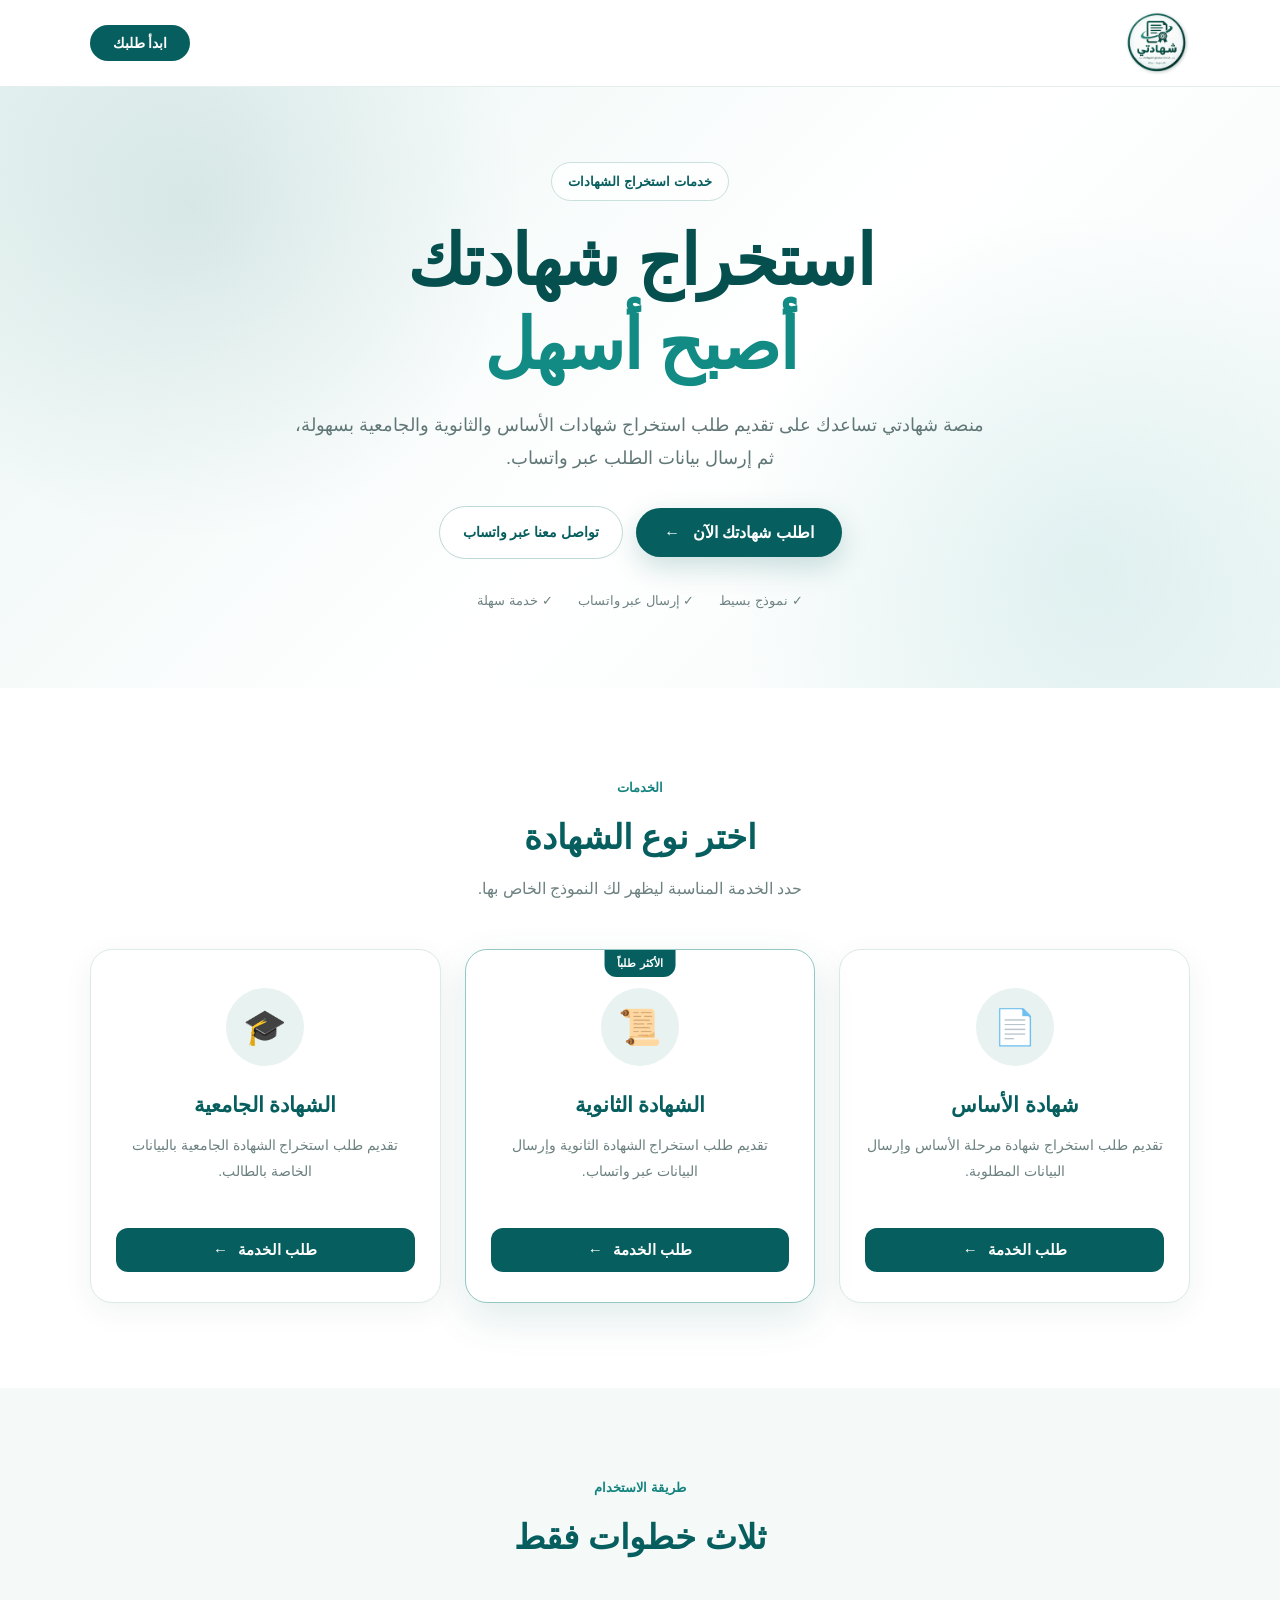
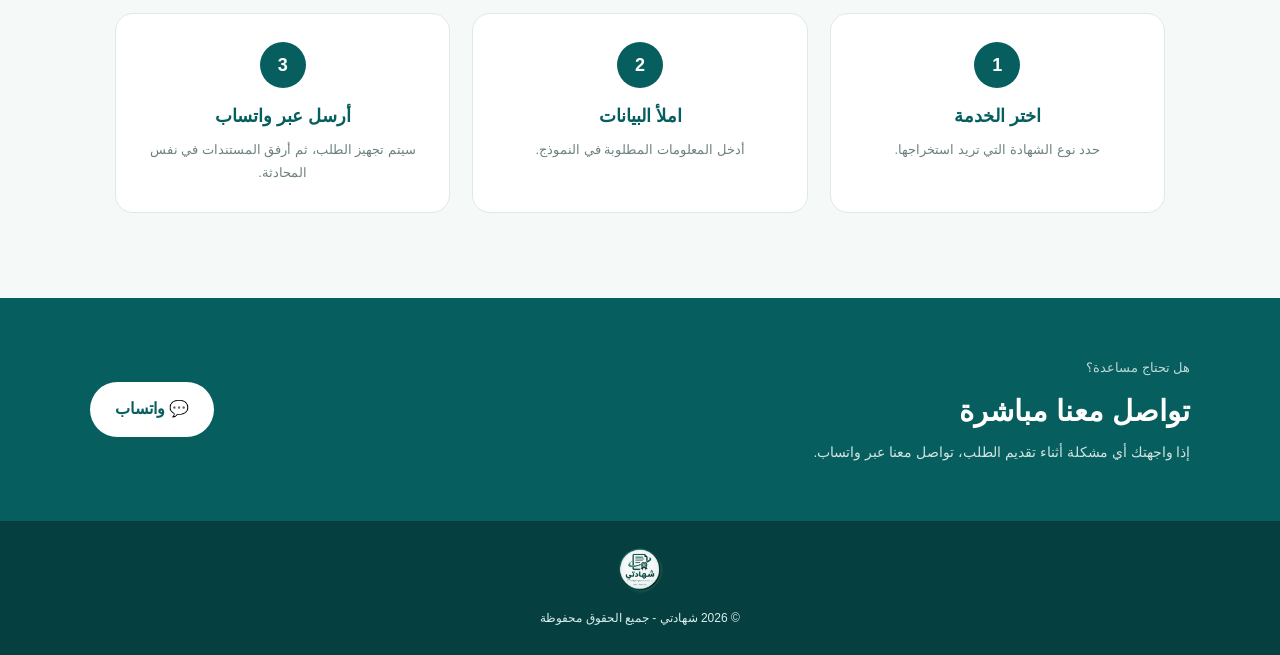
<file: index.html>
<!DOCTYPE html>
<html lang="ar" dir="rtl">

<head>
    <meta charset="UTF-8">
    <meta name="viewport" content="width=device-width, initial-scale=1.0">

    <title>شهادتي | استخراج الشهادات بسهولة</title>

    <meta name="description"
        content="شهادتي منصة سهلة لتقديم طلبات استخراج شهادات الأساس والثانوية والجامعية والتواصل عبر واتساب.">
    <meta name="keywords"
        content="شهادتي, استخراج الشهادات, شهادة الأساس, الشهادة الثانوية, الشهادة الجامعية, السودان">
    <meta name="author" content="شهادتي">
    <meta name="theme-color" content="#075e5e">

    <meta property="og:title" content="شهادتي | استخراج الشهادات بسهولة">
    <meta property="og:description"
        content="قدم طلب استخراج شهادتك بسهولة واختر نوع الشهادة ثم أرسل بياناتك عبر واتساب.">
    <meta property="og:type" content="website">
    <meta property="og:image" content="images/logo.png">

    <link rel="icon" type="image/png" href="images/favicon.png">
    <link rel="apple-touch-icon" href="images/apple-touch-icon.png">

    <link rel="stylesheet" href="style.css">
</head>

<body>

    <header class="header">
        <a href="index.html" class="brand" aria-label="شهادتي - الرئيسية">
            <img src="images/logo.png" alt="شعار شهادتي">
        </a>

        <button class="start-btn" onclick="startOrder()">
            ابدأ طلبك
        </button>
    </header>

    <main>

        <section class="hero">
            <div class="hero-content">

                <div class="hero-badge">خدمات استخراج الشهادات</div>

                <h1>استخراج شهادتك<br><span>أصبح أسهل</span></h1>

                <p>
                    منصة شهادتي تساعدك على تقديم طلب استخراج شهادات الأساس
                    والثانوية والجامعية بسهولة، ثم إرسال بيانات الطلب عبر واتساب.
                </p>

                <div class="hero-actions">
                    <button class="main-btn" onclick="startOrder()">
                        اطلب شهادتك الآن
                        <span>←</span>
                    </button>

                    <a class="whatsapp-link"
                        href="https://wa.me/249993002322"
                        target="_blank"
                        rel="noopener">
                        تواصل معنا عبر واتساب
                    </a>
                </div>

                <div class="trust-row">
                    <div>✓ نموذج بسيط</div>
                    <div>✓ إرسال عبر واتساب</div>
                    <div>✓ خدمة سهلة</div>
                </div>

            </div>
        </section>

        <section class="services" id="services">

            <div class="section-heading">
                <span>الخدمات</span>
                <h2>اختر نوع الشهادة</h2>
                <p>حدد الخدمة المناسبة ليظهر لك النموذج الخاص بها.</p>
            </div>

            <div class="cards">

                <article class="card">
                    <div class="icon">📄</div>
                    <h3>شهادة الأساس</h3>
                    <p>تقديم طلب استخراج شهادة مرحلة الأساس وإرسال البيانات المطلوبة.</p>
                    <button onclick="goService('basic')">طلب الخدمة <span>←</span></button>
                </article>

                <article class="card featured">
                    <div class="popular">الأكثر طلباً</div>
                    <div class="icon">📜</div>
                    <h3>الشهادة الثانوية</h3>
                    <p>تقديم طلب استخراج الشهادة الثانوية وإرسال البيانات عبر واتساب.</p>
                    <button onclick="goService('secondary')">طلب الخدمة <span>←</span></button>
                </article>

                <article class="card">
                    <div class="icon">🎓</div>
                    <h3>الشهادة الجامعية</h3>
                    <p>تقديم طلب استخراج الشهادة الجامعية بالبيانات الخاصة بالطالب.</p>
                    <button onclick="goService('university')">طلب الخدمة <span>←</span></button>
                </article>

            </div>
        </section>

        <section class="how-it-works">
            <div class="section-heading">
                <span>طريقة الاستخدام</span>
                <h2>ثلاث خطوات فقط</h2>
            </div>

            <div class="steps">
                <div class="step">
                    <b>1</b>
                    <h3>اختر الخدمة</h3>
                    <p>حدد نوع الشهادة التي تريد استخراجها.</p>
                </div>

                <div class="step">
                    <b>2</b>
                    <h3>املأ البيانات</h3>
                    <p>أدخل المعلومات المطلوبة في النموذج.</p>
                </div>

                <div class="step">
                    <b>3</b>
                    <h3>أرسل عبر واتساب</h3>
                    <p>سيتم تجهيز الطلب، ثم أرفق المستندات في نفس المحادثة.</p>
                </div>
            </div>
        </section>

        <section class="contact-section">
            <div>
                <span>هل تحتاج مساعدة؟</span>
                <h2>تواصل معنا مباشرة</h2>
                <p>إذا واجهتك أي مشكلة أثناء تقديم الطلب، تواصل معنا عبر واتساب.</p>
            </div>

            <a href="https://wa.me/249993002322"
                target="_blank"
                rel="noopener"
                class="contact-btn">
                💬 واتساب
            </a>
        </section>

    </main>

    <footer>
        <img src="images/logo.png" alt="" aria-hidden="true">
        <p>© 2026 شهادتي - جميع الحقوق محفوظة</p>
    </footer>

    <script src="script.js"></script>
</body>

</html>
</file>
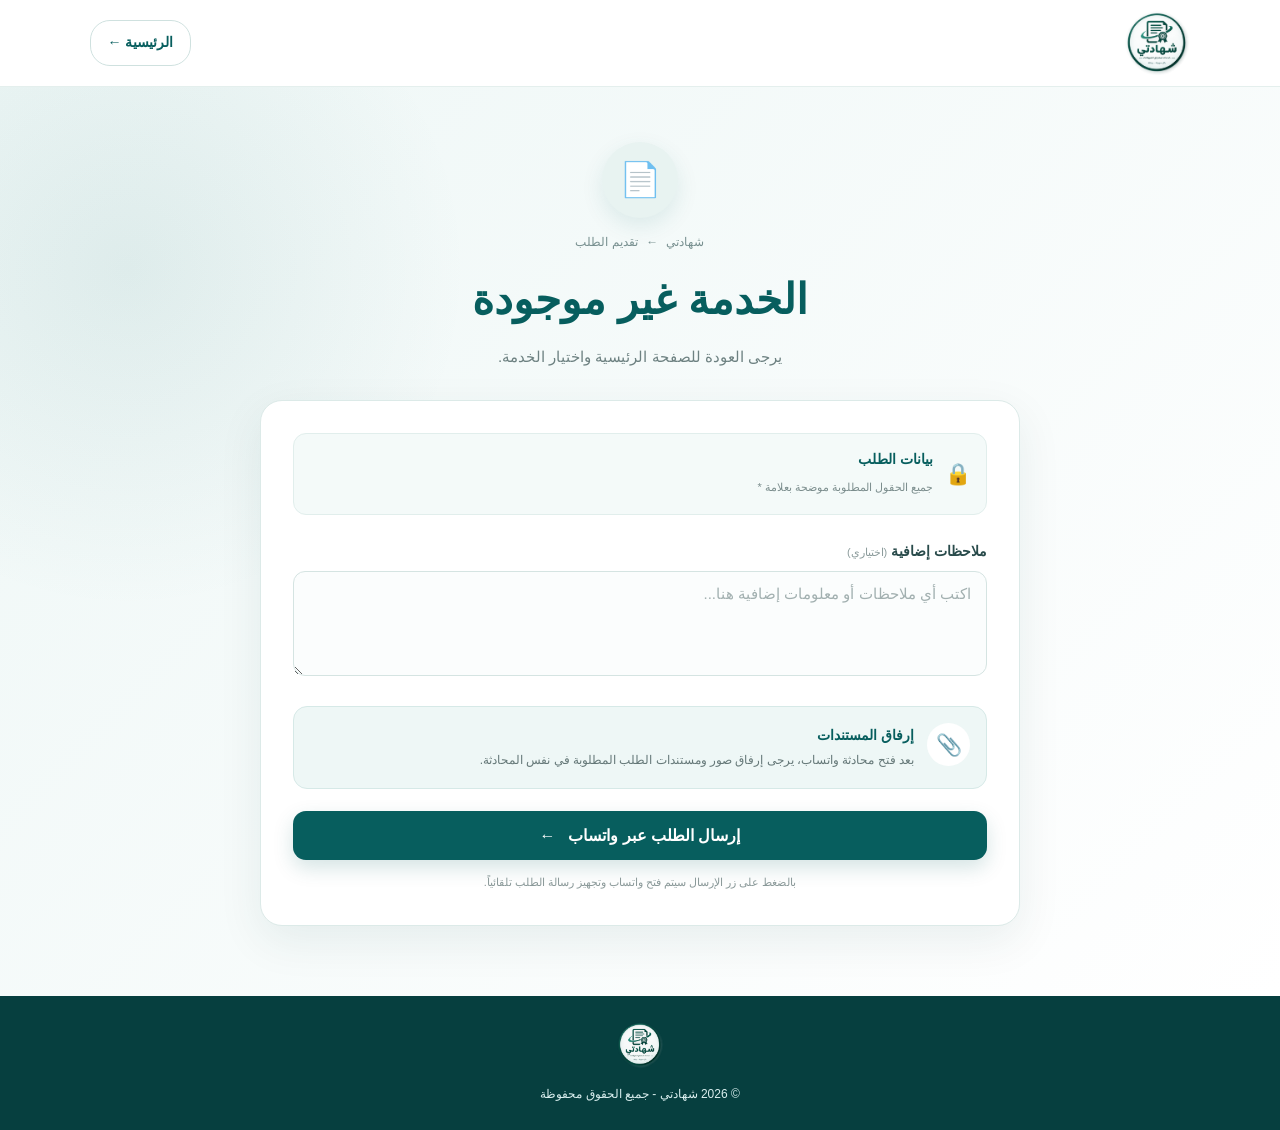
<file: service.html>
<!DOCTYPE html>
<html lang="ar" dir="rtl">

<head>
    <meta charset="UTF-8">
    <meta name="viewport" content="width=device-width, initial-scale=1.0">

    <title>شهادتي | طلب استخراج الشهادة</title>

    <meta name="description"
        content="نموذج طلب استخراج الشهادة عبر منصة شهادتي. أدخل بياناتك ثم أرسل الطلب عبر واتساب.">
    <meta name="theme-color" content="#075e5e">

    <link rel="icon" type="image/png" href="images/favicon.png">
    <link rel="apple-touch-icon" href="images/apple-touch-icon.png">

    <link rel="stylesheet" href="style.css">
</head>

<body>

    <header class="header">
        <a href="index.html" class="brand" aria-label="شهادتي - الرئيسية">
            <img src="images/logo.png" alt="شعار شهادتي">
        </a>

        <a href="index.html" class="back-btn">الرئيسية ←</a>
    </header>

    <main class="service-page">

        <div class="service-title">
            <div class="service-icon" id="serviceIcon">📄</div>

            <div class="breadcrumb">
                شهادتي <span>←</span> تقديم الطلب
            </div>

            <h1 id="serviceTitle">استخراج الشهادة</h1>

            <p id="serviceDescription">
                يرجى إدخال البيانات المطلوبة بدقة.
            </p>
        </div>

        <form id="certificateForm" class="certificate-form">

            <div class="form-top-note">
                <span>🔒</span>
                <div>
                    <strong>بيانات الطلب</strong>
                    <small>جميع الحقول المطلوبة موضحة بعلامة *</small>
                </div>
            </div>

            <div id="formFields"></div>

            <div class="form-group">
                <label for="notes">
                    ملاحظات إضافية
                    <span class="optional">(اختياري)</span>
                </label>

                <textarea
                    id="notes"
                    name="notes"
                    rows="4"
                    placeholder="اكتب أي ملاحظات أو معلومات إضافية هنا..."></textarea>
            </div>

            <div class="upload-notice">
                <div class="notice-icon">📎</div>

                <div>
                    <strong>إرفاق المستندات</strong>
                    <p>
                        بعد فتح محادثة واتساب، يرجى إرفاق صور ومستندات الطلب
                        المطلوبة في نفس المحادثة.
                    </p>
                </div>
            </div>

            <button type="submit" class="submit-btn">
                إرسال الطلب عبر واتساب
                <span>←</span>
            </button>

            <div id="formMessage" class="form-message"></div>

            <p class="form-footer-note">
                بالضغط على زر الإرسال سيتم فتح واتساب وتجهيز رسالة الطلب تلقائياً.
            </p>

        </form>

    </main>

    <footer>
        <img src="images/logo.png" alt="" aria-hidden="true">
        <p>© 2026 شهادتي - جميع الحقوق محفوظة</p>
    </footer>

    <script src="script.js"></script>
</body>

</html>
</file>
<file: style.css>
/* ========================================
   شهادتي - التصميم النهائي
======================================== */

:root {
    --primary: #075e5e;
    --primary-dark: #043f3f;
    --primary-light: #e8f3f1;
    --text: #183b3b;
    --muted: #6d8181;
    --border: #dceae8;
    --white: #ffffff;
    --bg: #f6faf9;
    --shadow: 0 15px 45px rgba(0, 60, 60, 0.08);
}

* {
    margin: 0;
    padding: 0;
    box-sizing: border-box;
}

html {
    scroll-behavior: smooth;
}

body {
    font-family: Tahoma, Arial, sans-serif;
    background: var(--bg);
    color: var(--text);
    line-height: 1.8;
}

button,
input,
textarea {
    font-family: inherit;
}

button,
a {
    -webkit-tap-highlight-color: transparent;
}

button {
    cursor: pointer;
}

.header {
    width: 100%;
    min-height: 78px;
    padding: 10px 7%;
    background: rgba(255,255,255,.94);
    backdrop-filter: blur(12px);
    display: flex;
    align-items: center;
    justify-content: space-between;
    border-bottom: 1px solid #e4efed;
    position: sticky;
    top: 0;
    z-index: 1000;
}

.brand {
    display: flex;
    align-items: center;
    text-decoration: none;
}

.brand img {
    width: 66px;
    height: 66px;
    object-fit: contain;
    display: block;
}

.start-btn,
.main-btn,
.card button,
.submit-btn,
.contact-btn {
    border: 0;
    background: var(--primary);
    color: white;
    font-weight: 800;
    transition: .25s ease;
}

.start-btn {
    padding: 10px 23px;
    border-radius: 25px;
    font-size: 14px;
}

.start-btn:hover,
.main-btn:hover,
.card button:hover,
.submit-btn:hover,
.contact-btn:hover {
    background: var(--primary-dark);
    transform: translateY(-2px);
}

/* Hero */

.hero {
    min-height: 600px;
    display: flex;
    justify-content: center;
    align-items: center;
    text-align: center;
    padding: 75px 20px;
    position: relative;
    overflow: hidden;
    background:
        radial-gradient(circle at 15% 20%, rgba(7,94,94,.11), transparent 28%),
        radial-gradient(circle at 85% 80%, rgba(20,150,145,.10), transparent 30%),
        linear-gradient(135deg, #e9f5f3, #ffffff 55%, #f1f8f7);
}

.hero-content {
    max-width: 850px;
    position: relative;
    z-index: 1;
}

.hero-badge {
    display: inline-block;
    padding: 7px 16px;
    margin-bottom: 18px;
    border: 1px solid #c9e0dd;
    border-radius: 30px;
    color: var(--primary);
    background: rgba(255,255,255,.75);
    font-size: 13px;
    font-weight: 700;
}

.hero h1 {
    font-size: clamp(38px, 7vw, 70px);
    line-height: 1.2;
    color: #064f4f;
    margin-bottom: 22px;
    font-weight: 900;
    letter-spacing: -1.5px;
}

.hero h1 span {
    color: #138b85;
}

.hero p {
    max-width: 690px;
    margin: 0 auto 32px;
    color: #617777;
    font-size: 18px;
}

.hero-actions {
    display: flex;
    justify-content: center;
    align-items: center;
    gap: 13px;
    flex-wrap: wrap;
}

.main-btn {
    padding: 15px 28px;
    border-radius: 30px;
    font-size: 16px;
    box-shadow: 0 10px 28px rgba(7,94,94,.20);
}

.main-btn span {
    margin-right: 8px;
}

.whatsapp-link {
    text-decoration: none;
    color: var(--primary);
    border: 1px solid #bdd8d5;
    background: white;
    padding: 13px 23px;
    border-radius: 30px;
    font-size: 14px;
    font-weight: 700;
    transition: .25s ease;
}

.whatsapp-link:hover {
    background: var(--primary-light);
}

.trust-row {
    margin-top: 30px;
    display: flex;
    justify-content: center;
    flex-wrap: wrap;
    gap: 12px 25px;
    color: #6e8282;
    font-size: 13px;
}

/* Sections */

.services,
.how-it-works {
    padding: 85px 7%;
    background: white;
}

.section-heading {
    text-align: center;
    max-width: 650px;
    margin: 0 auto 45px;
}

.section-heading > span {
    color: #15847f;
    font-size: 13px;
    font-weight: 800;
}

.section-heading h2 {
    margin-top: 5px;
    color: var(--primary);
    font-size: 34px;
}

.section-heading p {
    color: var(--muted);
    margin-top: 7px;
}

/* Cards */

.cards {
    max-width: 1150px;
    margin: auto;
    display: grid;
    grid-template-columns: repeat(3, 1fr);
    gap: 24px;
}

.card {
    position: relative;
    text-align: center;
    padding: 38px 25px 30px;
    border: 1px solid var(--border);
    border-radius: 22px;
    background: white;
    box-shadow: 0 8px 30px rgba(0,50,50,.06);
    transition: .3s ease;
    overflow: hidden;
}

.card:hover {
    transform: translateY(-8px);
    box-shadow: 0 18px 45px rgba(0,50,50,.12);
    border-color: #a8cfcb;
}

.card.featured {
    border-color: #94c7c2;
    box-shadow: 0 15px 42px rgba(7,94,94,.12);
}

.popular {
    position: absolute;
    top: 0;
    right: 50%;
    transform: translateX(50%);
    padding: 4px 13px;
    border-radius: 0 0 12px 12px;
    background: var(--primary);
    color: white;
    font-size: 11px;
    font-weight: 800;
}

.icon,
.service-icon {
    display: flex;
    align-items: center;
    justify-content: center;
    background: var(--primary-light);
    border-radius: 50%;
}

.icon {
    width: 78px;
    height: 78px;
    margin: 0 auto 20px;
    font-size: 35px;
}

.card h3 {
    color: var(--primary);
    font-size: 21px;
    margin-bottom: 10px;
}

.card p {
    color: var(--muted);
    font-size: 14px;
    min-height: 72px;
    margin-bottom: 23px;
}

.card button {
    width: 100%;
    padding: 13px 20px;
    border-radius: 12px;
    font-size: 15px;
}

.card button span {
    margin-right: 6px;
}

/* Steps */

.how-it-works {
    background: #f5faf9;
}

.steps {
    max-width: 1050px;
    margin: auto;
    display: grid;
    grid-template-columns: repeat(3, 1fr);
    gap: 22px;
}

.step {
    text-align: center;
    padding: 28px 22px;
    background: white;
    border: 1px solid var(--border);
    border-radius: 18px;
}

.step b {
    width: 46px;
    height: 46px;
    margin: 0 auto 12px;
    display: flex;
    align-items: center;
    justify-content: center;
    border-radius: 50%;
    background: var(--primary);
    color: white;
    font-size: 18px;
}

.step h3 {
    color: var(--primary);
    font-size: 18px;
}

.step p {
    color: var(--muted);
    font-size: 13px;
    margin-top: 5px;
}

/* Contact */

.contact-section {
    margin: 0;
    padding: 55px 7%;
    background: var(--primary);
    color: white;
    display: flex;
    align-items: center;
    justify-content: space-between;
    gap: 30px;
}

.contact-section span {
    font-size: 13px;
    opacity: .75;
}

.contact-section h2 {
    font-size: 29px;
    margin: 3px 0;
}

.contact-section p {
    opacity: .82;
    font-size: 14px;
}

.contact-btn {
    background: white;
    color: var(--primary);
    padding: 13px 25px;
    border-radius: 30px;
    text-decoration: none;
    white-space: nowrap;
}

.contact-btn:hover {
    background: #e9f5f3;
}

/* Service page */

.service-page {
    min-height: calc(100vh - 78px);
    padding: 55px 20px 70px;
    background:
        radial-gradient(circle at 10% 20%, rgba(7,94,94,.08), transparent 25%),
        linear-gradient(135deg, #eef7f6, #ffffff);
}

.back-btn {
    text-decoration: none;
    color: var(--primary);
    font-size: 14px;
    font-weight: 800;
    padding: 9px 17px;
    border: 1px solid #cfe1df;
    border-radius: 20px;
    transition: .25s;
}

.back-btn:hover {
    background: var(--primary-light);
}

.service-title {
    max-width: 760px;
    margin: 0 auto 30px;
    text-align: center;
}

.service-icon {
    width: 76px;
    height: 76px;
    margin: 0 auto 14px;
    font-size: 34px;
    box-shadow: 0 8px 22px rgba(7,94,94,.10);
}

.breadcrumb {
    color: #789090;
    font-size: 12px;
    margin-bottom: 8px;
}

.breadcrumb span {
    margin: 0 5px;
}

.service-title h1 {
    color: var(--primary);
    font-size: clamp(28px, 5vw, 42px);
    margin-bottom: 6px;
}

.service-title p {
    color: var(--muted);
    font-size: 15px;
}

.certificate-form {
    width: 100%;
    max-width: 760px;
    margin: auto;
    padding: 32px;
    background: white;
    border: 1px solid var(--border);
    border-radius: 22px;
    box-shadow: var(--shadow);
}

.form-top-note {
    display: flex;
    align-items: center;
    gap: 12px;
    padding: 13px 15px;
    margin-bottom: 24px;
    background: #f4faf9;
    border: 1px solid #e1eeec;
    border-radius: 13px;
}

.form-top-note > span {
    font-size: 21px;
}

.form-top-note strong {
    display: block;
    color: var(--primary);
    font-size: 14px;
}

.form-top-note small {
    color: #7b8d8d;
    font-size: 11px;
}

.form-group {
    margin-bottom: 20px;
}

.form-group label {
    display: block;
    margin-bottom: 7px;
    color: #294b4b;
    font-size: 14px;
    font-weight: 800;
}

.required {
    color: #d9534f;
    margin-right: 3px;
}

.optional {
    color: #8b9b9b;
    font-size: 11px;
    font-weight: normal;
}

.form-group input,
.form-group textarea {
    width: 100%;
    border: 1px solid #d5e4e2;
    border-radius: 12px;
    background: #fbfdfd;
    color: var(--text);
    outline: none;
    font-size: 15px;
    padding: 13px 15px;
    transition: .2s;
}

.form-group input {
    height: 49px;
}

.form-group textarea {
    min-height: 105px;
    resize: vertical;
}

.form-group input:focus,
.form-group textarea:focus {
    border-color: var(--primary);
    background: white;
    box-shadow: 0 0 0 3px rgba(7,94,94,.08);
}

.form-group input::placeholder,
.form-group textarea::placeholder {
    color: #a2b0b0;
}

.upload-notice {
    display: flex;
    align-items: flex-start;
    gap: 13px;
    padding: 16px;
    margin: 7px 0 22px;
    background: #eef7f6;
    border: 1px solid #d6e9e7;
    border-radius: 14px;
}

.notice-icon {
    width: 43px;
    height: 43px;
    flex-shrink: 0;
    display: flex;
    align-items: center;
    justify-content: center;
    background: white;
    border-radius: 50%;
    font-size: 21px;
}

.upload-notice strong {
    display: block;
    color: var(--primary);
    margin-bottom: 2px;
    font-size: 14px;
}

.upload-notice p {
    color: #657878;
    font-size: 12px;
}

.submit-btn {
    width: 100%;
    padding: 15px;
    border-radius: 13px;
    font-size: 16px;
    box-shadow: 0 8px 20px rgba(7,94,94,.17);
}

.submit-btn span {
    margin-right: 8px;
}

.form-message {
    margin-top: 15px;
    padding: 12px;
    border-radius: 10px;
    text-align: center;
    font-size: 13px;
    display: none;
}

.form-message.success {
    display: block;
    background: #e8f6ef;
    color: #24734b;
    border: 1px solid #c8e8d7;
}

.form-footer-note {
    text-align: center;
    color: #8a9999;
    font-size: 11px;
    margin-top: 13px;
}

/* Footer */

footer {
    background: #063f3f;
    color: #d9eeee;
    text-align: center;
    padding: 25px 15px;
}

footer img {
    width: 48px;
    height: 48px;
    object-fit: contain;
    margin-bottom: 5px;
}

footer p {
    font-size: 12px;
}

/* Responsive */

@media (max-width: 850px) {

    .header {
        padding: 8px 5%;
    }

    .brand img {
        width: 58px;
        height: 58px;
    }

    .cards,
    .steps {
        grid-template-columns: 1fr;
        max-width: 520px;
    }

    .hero {
        min-height: 540px;
    }

    .hero p {
        font-size: 16px;
    }

    .contact-section {
        flex-direction: column;
        text-align: center;
    }

}

@media (max-width: 600px) {

    .header {
        min-height: 68px;
    }

    .start-btn {
        padding: 9px 16px;
        font-size: 12px;
    }

    .brand img {
        width: 53px;
        height: 53px;
    }

    .hero {
        padding: 60px 18px;
    }

    .hero h1 {
        font-size: 36px;
    }

    .hero-actions {
        flex-direction: column;
    }

    .main-btn,
    .whatsapp-link {
        width: min(100%, 330px);
    }

    .trust-row {
        gap: 7px 15px;
        font-size: 11px;
    }

    .services,
    .how-it-works {
        padding: 65px 5%;
    }

    .section-heading h2 {
        font-size: 29px;
    }

    .certificate-form {
        padding: 23px 17px;
        border-radius: 17px;
    }

    .service-page {
        padding: 40px 14px 55px;
    }

    .service-title h1 {
        font-size: 29px;
    }

    .upload-notice {
        padding: 14px;
    }

    .contact-section {
        padding: 45px 6%;
    }

}
</file>
